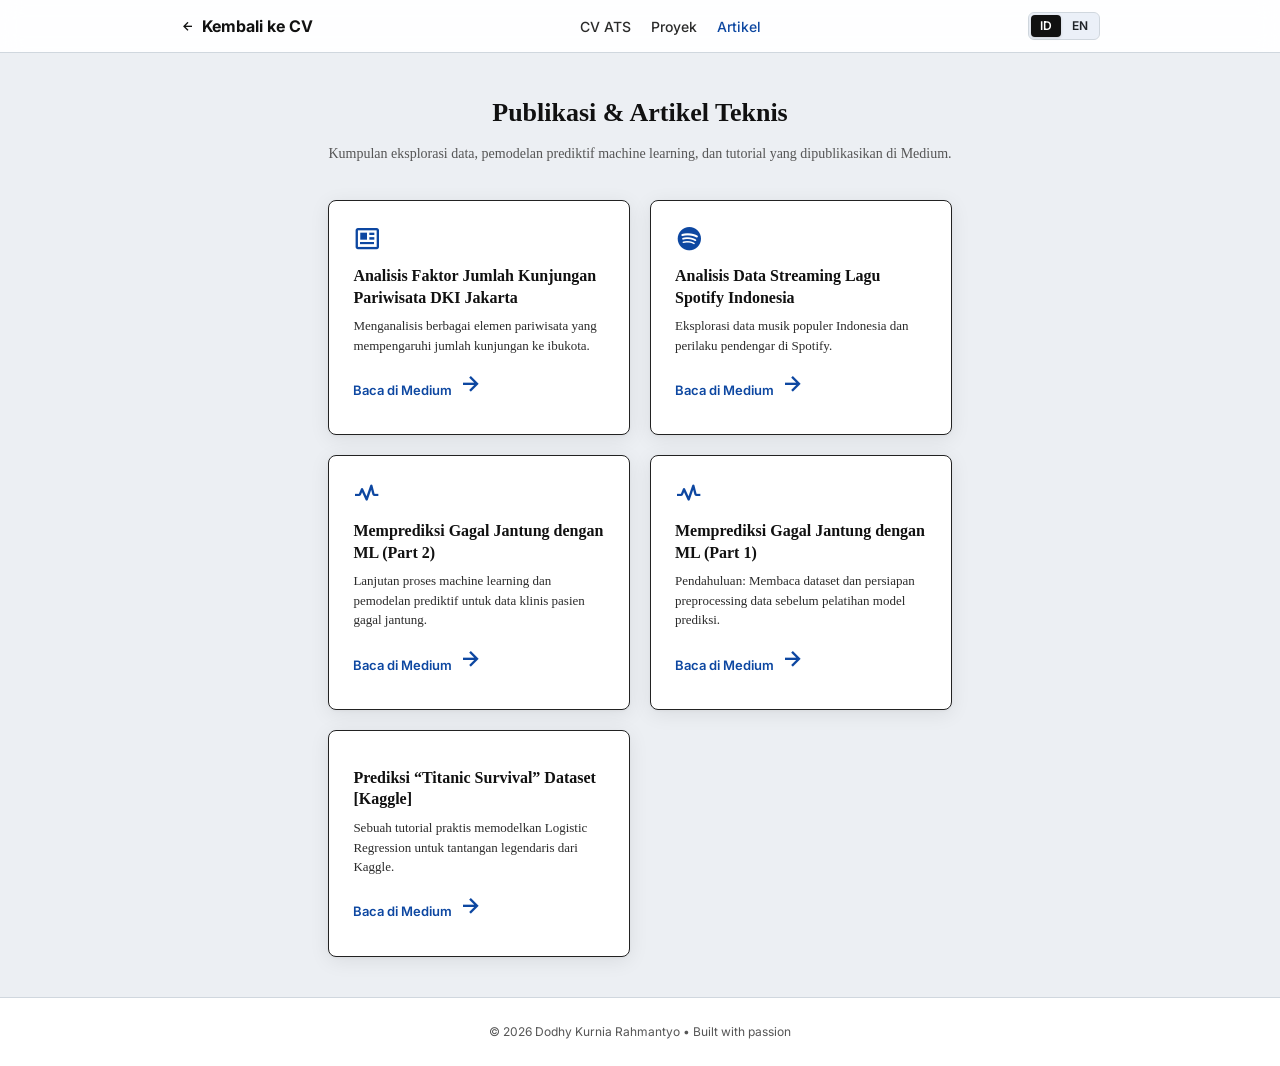
<file: articles.html>
<!DOCTYPE html>
<html lang="id">
<head>
    <meta charset="UTF-8">
    <meta name="viewport" content="width=device-width, initial-scale=1.0">
    <title data-i18n="art_doc_title">Publikasi &amp; Artikel - Dodhy Kurnia Rahmantyo</title>
    <meta name="description" content="Kumpulan artikel dan publikasi Medium oleh Dodhy Kurnia Rahmantyo seputar Data Science & Machine Learning.">
    <!-- Google Fonts -->
    <link rel="preconnect" href="https://fonts.googleapis.com">
    <link rel="preconnect" href="https://fonts.gstatic.com" crossorigin>
    <link href="https://fonts.googleapis.com/css2?family=Lora:ital,wght@0,400;0,600;0,700;1,400&family=Inter:wght@400;500;600&display=swap" rel="stylesheet">
    <!-- Boxicons for Icons -->
    <link href='https://unpkg.com/boxicons@2.1.4/css/boxicons.min.css' rel='stylesheet'>
    <!-- Custom CSS -->
    <link rel="stylesheet" href="assets/css/style.css">
</head>
<body>

    <!-- Navigation Bar -->
    <nav class="navbar">
        <div class="nav-content">
            <a href="index.html" class="logo"><i class='bx bx-left-arrow-alt'></i> <span data-i18n="nav_back">Kembali ke CV</span></a>
            <ul class="nav-links">
                <li><a href="index.html" data-i18n="nav_cv">CV ATS</a></li>
                <li><a href="projects.html" data-i18n="nav_projects">Proyek</a></li>
                <li><a href="articles.html" class="active" data-i18n="nav_articles">Artikel</a></li>
            </ul>
            <div style="display: flex; align-items: center; gap: 8px;">
                <div class="lang-switch" role="group" aria-label="Pilihan Bahasa">
                    <button type="button" class="lang-btn active" data-lang="id" id="btn-lang-id" title="Bahasa Indonesia">ID</button>
                    <button type="button" class="lang-btn" data-lang="en" id="btn-lang-en" title="English">EN</button>
                </div>
            </div>
        </div>
    </nav>

    <!-- Articles Section -->
    <main class="section" style="min-height: 80vh;">
        <div class="section-title">
            <h2 data-i18n="art_page_title">Publikasi &amp; Artikel Teknis</h2>
        </div>
        <p class="portfolio-desc" data-i18n="art_page_desc">Kumpulan eksplorasi data, pemodelan prediktif machine learning, dan tutorial yang dipublikasikan di Medium.</p>
        
        <div class="portfolio-grid">
            <a href="https://dodhykurnia.medium.com/analisis-faktor-jumlah-kunjungan-pariwisata-dki-jakarta-d2e5e7eb040" target="_blank" rel="noopener noreferrer" class="article-card">
                <div class="card-glass">
                    <i class='bx bx-news'></i>
                    <h3 data-i18n="art_1_title">Analisis Faktor Jumlah Kunjungan Pariwisata DKI Jakarta</h3>
                    <p data-i18n="art_1_desc">Menganalisis berbagai elemen pariwisata yang mempengaruhi jumlah kunjungan ke ibukota.</p>
                    <span class="view-btn"><span data-i18n="art_read_btn">Baca di Medium</span> <i class='bx bx-right-arrow-alt'></i></span>
                </div>
            </a>
            <a href="https://dodhykurnia.medium.com/analisis-data-streaming-lagu-spotify-indonesia-4-dec-11-dec-c82df17b9424" target="_blank" rel="noopener noreferrer" class="article-card">
                <div class="card-glass">
                    <i class='bx bxl-spotify'></i>
                    <h3 data-i18n="art_2_title">Analisis Data Streaming Lagu Spotify Indonesia</h3>
                    <p data-i18n="art_2_desc">Eksplorasi data musik populer Indonesia dan perilaku pendengar di Spotify.</p>
                    <span class="view-btn"><span data-i18n="art_read_btn">Baca di Medium</span> <i class='bx bx-right-arrow-alt'></i></span>
                </div>
            </a>
            <a href="https://dodhykurnia.medium.com/memprediksi-gagal-jantung-dengan-machine-learning-part-2-e9075d2bd40b" target="_blank" rel="noopener noreferrer" class="article-card">
                <div class="card-glass">
                    <i class='bx bx-pulse'></i>
                    <h3 data-i18n="art_3_title">Memprediksi Gagal Jantung dengan ML (Part 2)</h3>
                    <p data-i18n="art_3_desc">Lanjutan proses machine learning dan pemodelan prediktif untuk data klinis pasien gagal jantung.</p>
                    <span class="view-btn"><span data-i18n="art_read_btn">Baca di Medium</span> <i class='bx bx-right-arrow-alt'></i></span>
                </div>
            </a>
            <a href="https://dodhykurnia.medium.com/memprediksi-gagal-jantung-dengan-machine-learning-part-1-123f8cede0eb" target="_blank" rel="noopener noreferrer" class="article-card">
                <div class="card-glass">
                    <i class='bx bx-pulse'></i>
                    <h3 data-i18n="art_4_title">Memprediksi Gagal Jantung dengan ML (Part 1)</h3>
                    <p data-i18n="art_4_desc">Pendahuluan: Membaca dataset dan persiapan preprocessing data sebelum pelatihan model prediksi.</p>
                    <span class="view-btn"><span data-i18n="art_read_btn">Baca di Medium</span> <i class='bx bx-right-arrow-alt'></i></span>
                </div>
            </a>
            <a href="https://dodhykurnia.medium.com/prediksi-titanic-survival-dataset-kaggle-dengan-logistic-regression-733dcf080338" target="_blank" rel="noopener noreferrer" class="article-card">
                <div class="card-glass">
                    <i class='bx bx-ship'></i>
                    <h3 data-i18n="art_5_title">Prediksi “Titanic Survival” Dataset [Kaggle]</h3>
                    <p data-i18n="art_5_desc">Sebuah tutorial praktis memodelkan Logistic Regression untuk tantangan legendaris dari Kaggle.</p>
                    <span class="view-btn"><span data-i18n="art_read_btn">Baca di Medium</span> <i class='bx bx-right-arrow-alt'></i></span>
                </div>
            </a>
        </div>
    </main>

    <!-- Footer -->
    <footer>
        <div class="footer-content">
            <p data-i18n="footer_art_text">&copy; 2026 Dodhy Kurnia Rahmantyo • Built with passion</p>
        </div>
    </footer>

    <!-- Custom JS for language and theme toggle -->
    <script src="assets/js/script.js?v=3.6"></script>
</body>
</html>
</file>
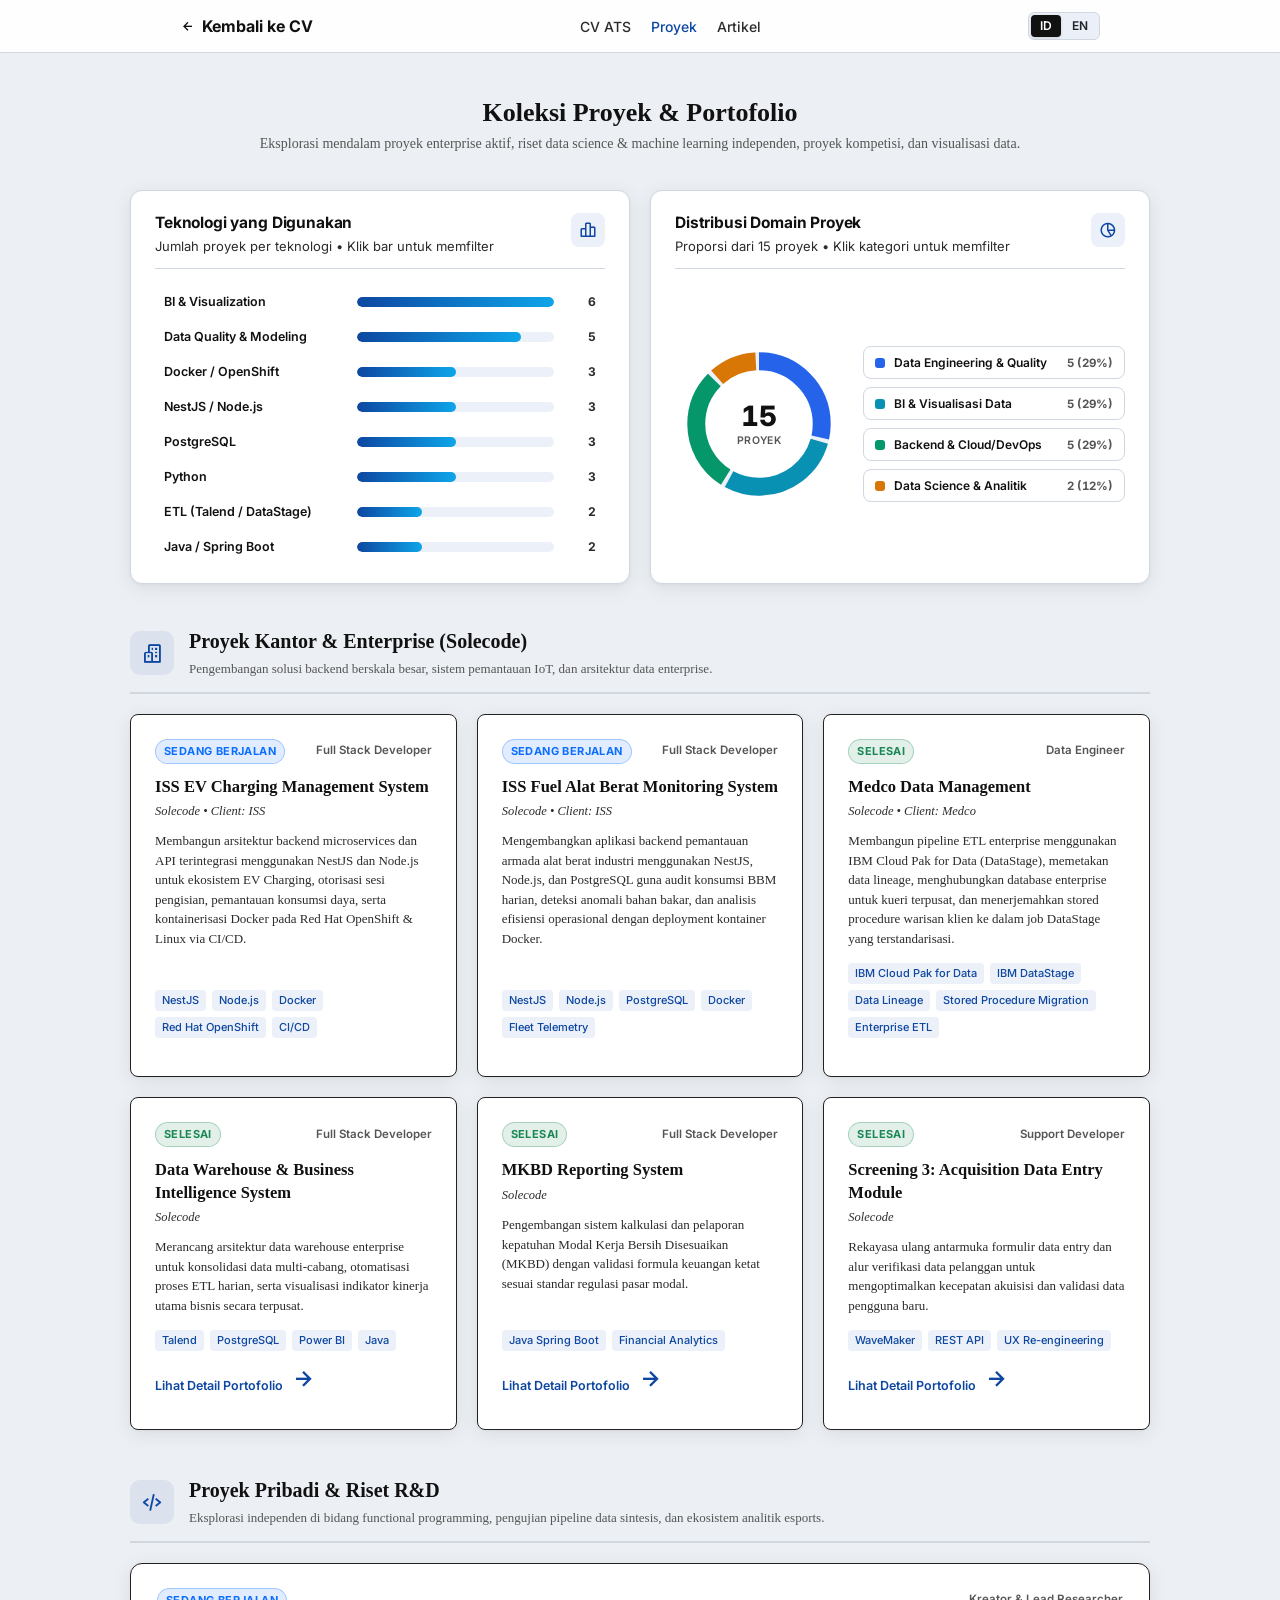
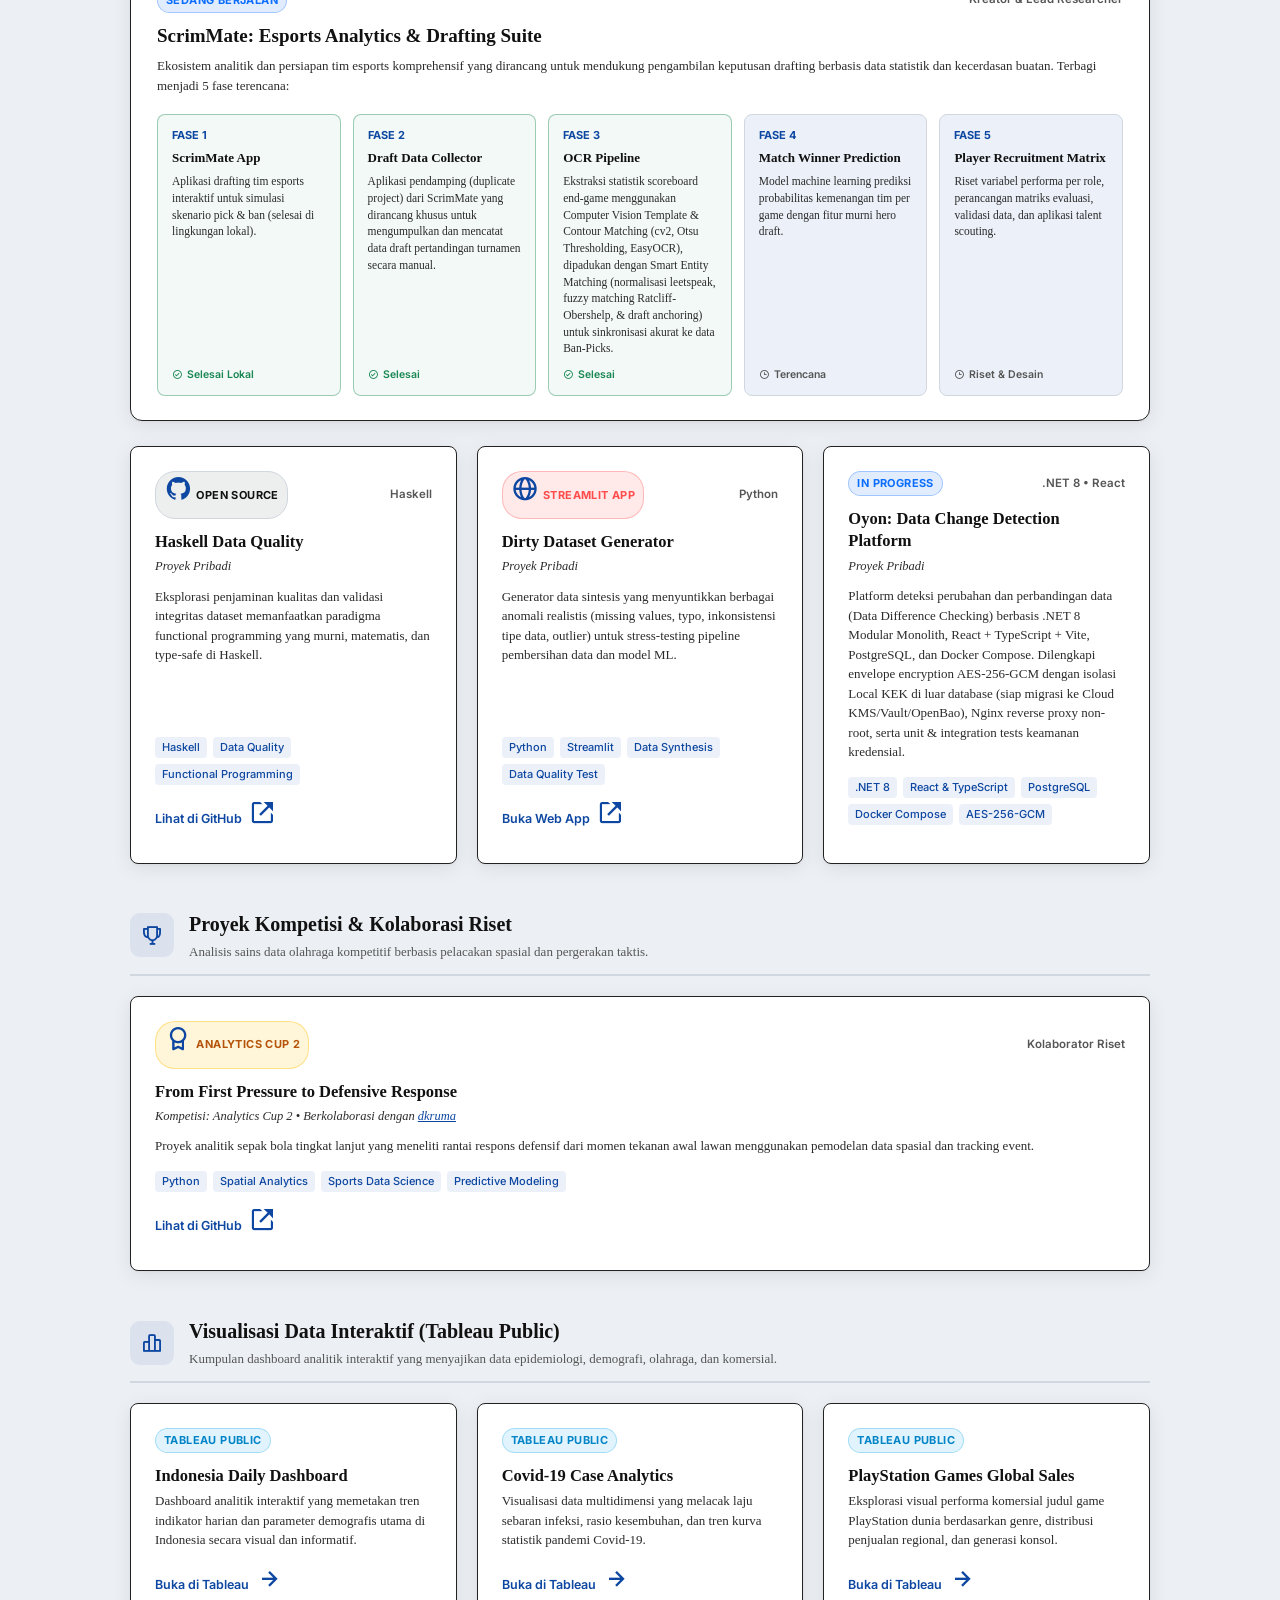
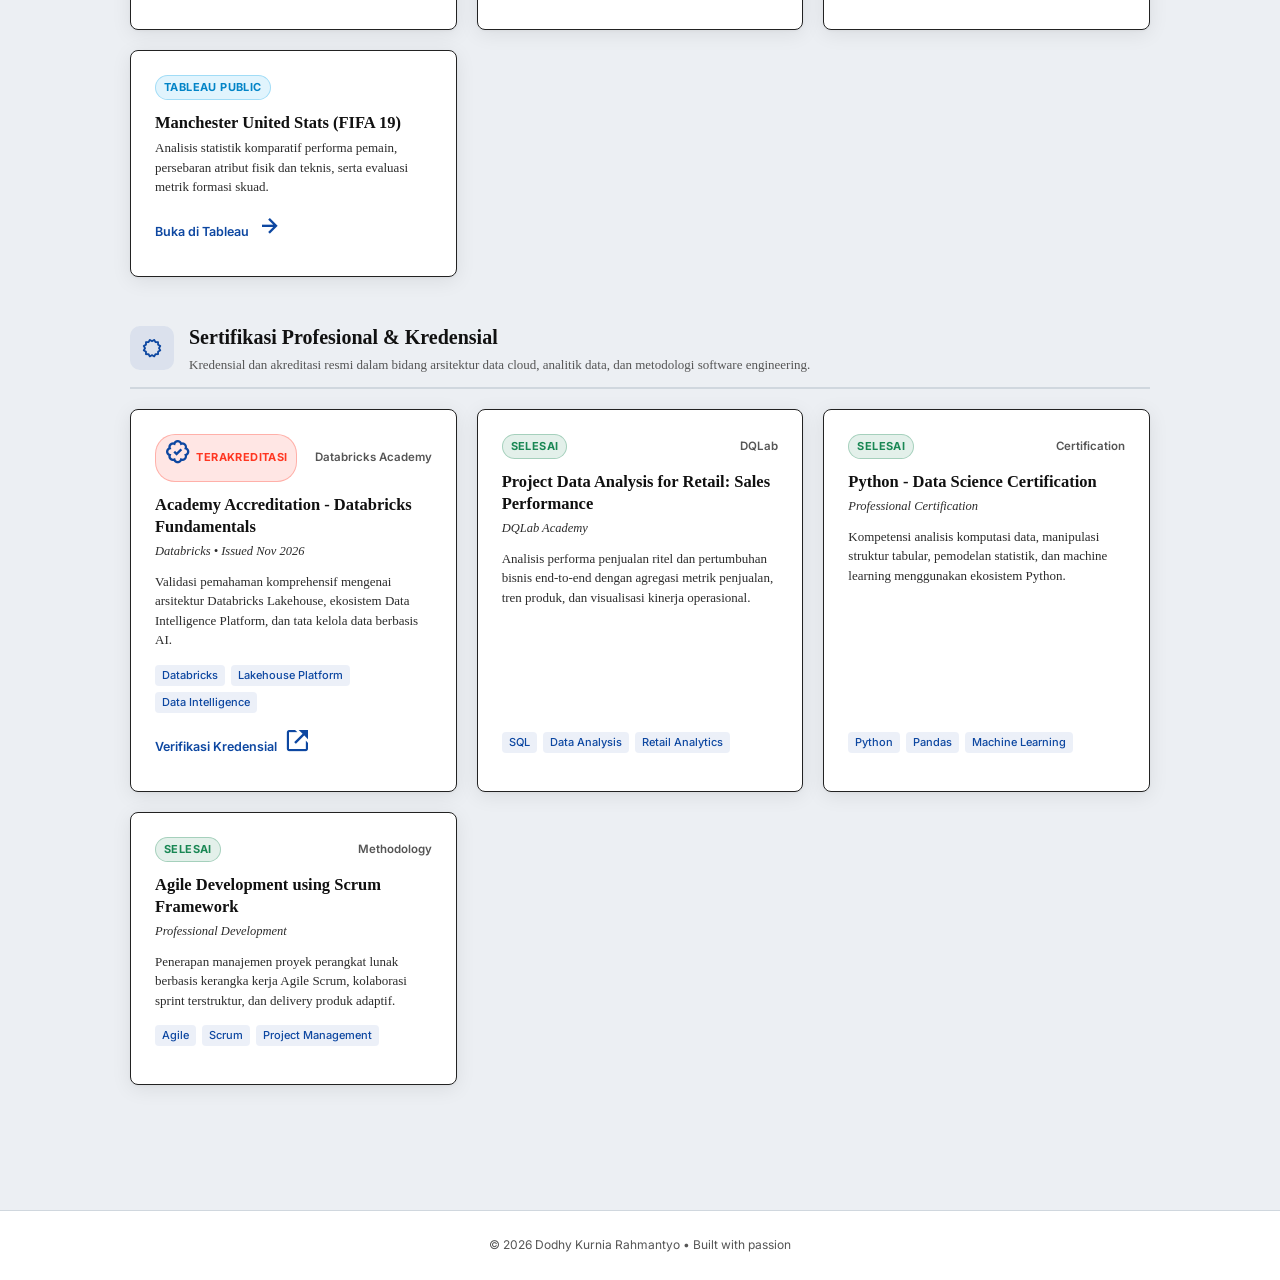
<file: projects.html>
<!DOCTYPE html>
<html lang="id">

<head>
    <meta charset="UTF-8">
    <meta name="viewport" content="width=device-width, initial-scale=1.0">
    <title data-i18n="proj_doc_title">Proyek &amp; Portofolio - Dodhy Kurnia Rahmantyo</title>
    <meta name="description" content="Koleksi proyek enterprise, proyek riset data science & machine learning pribadi, serta dashboard analitik oleh Dodhy Kurnia Rahmantyo.">

    <!-- Google Fonts -->
    <link rel="preconnect" href="https://fonts.googleapis.com">
    <link rel="preconnect" href="https://fonts.gstatic.com" crossorigin>
    <link href="https://fonts.googleapis.com/css2?family=Lora:ital,wght@0,400;0,600;0,700;1,400&family=Inter:wght@400;500;600;700&display=swap" rel="stylesheet">

    <!-- Boxicons for Icons -->
    <link href='https://unpkg.com/boxicons@2.1.4/css/boxicons.min.css' rel='stylesheet'>

    <!-- Custom CSS -->
    <link rel="stylesheet" href="assets/css/style.css">
</head>

<body>

    <!-- Navigation Bar -->
    <nav class="navbar">
        <div class="nav-content">
            <a href="index.html" class="logo">
                <i class='bx bx-left-arrow-alt'></i> <span data-i18n="nav_back">Kembali ke CV</span>
            </a>
            <ul class="nav-links">
                <li><a href="index.html" data-i18n="nav_cv">CV ATS</a></li>
                <li><a href="projects.html" class="active" data-i18n="nav_projects">Proyek</a></li>
                <li><a href="articles.html" data-i18n="nav_articles">Artikel</a></li>
            </ul>
            <div class="lang-switch" role="group" aria-label="Pilihan Bahasa">
                <button type="button" class="lang-btn active" data-lang="id" id="btn-lang-id" title="Bahasa Indonesia">ID</button>
                <button type="button" class="lang-btn" data-lang="en" id="btn-lang-en" title="English">EN</button>
            </div>
        </div>
    </nav>

    <!-- Main Content -->
    <main class="section projects-page-container">
        <!-- Page Header -->
        <header class="section-title">
            <h2 data-i18n="proj_page_heading">Koleksi Proyek &amp; Portofolio</h2>
            <p class="portfolio-desc" data-i18n="proj_page_subheading">
                Eksplorasi mendalam proyek enterprise aktif, riset data science &amp; machine learning independen, proyek kompetisi, dan visualisasi data.
            </p>
        </header>

        <!-- Interactive Tech Stack & Domain Analytics -->
        <section class="skills-analytics-section" aria-label="Ringkasan Teknologi dan Domain Proyek">
            <div class="analytics-grid">
                <!-- Horizontal Bar Chart Card -->
                <div class="card-glass analytics-card">
                    <div class="analytics-card-header">
                        <div>
                            <h3 data-i18n="analytics_tech_title">Teknologi yang Digunakan</h3>
                            <p class="analytics-subtitle" data-i18n="analytics_tech_sub">Jumlah proyek per teknologi • Klik bar untuk memfilter</p>
                        </div>
                        <i class='bx bx-bar-chart-alt-2 analytics-header-icon'></i>
                    </div>
                    <div id="tech-bar-chart" class="bar-chart-list" role="list"></div>
                </div>

                <!-- Donut Chart Card -->
                <div class="card-glass analytics-card">
                    <div class="analytics-card-header">
                        <div>
                            <h3 data-i18n="analytics_domain_title">Distribusi Domain Proyek</h3>
                            <p class="analytics-subtitle" data-i18n="analytics_domain_sub">Proporsi dari 15 proyek • Klik kategori untuk memfilter</p>
                        </div>
                        <i class='bx bx-pie-chart-alt-2 analytics-header-icon'></i>
                    </div>
                    <div class="donut-layout">
                        <div class="donut-wrapper" id="domain-donut-chart"></div>
                        <div class="donut-legend" id="domain-donut-legend" role="list"></div>
                    </div>
                </div>
            </div>

            <!-- Active Filter Bar -->
            <div id="project-filter-bar" class="filter-status-bar" hidden>
                <span class="filter-status-text">
                    <i class='bx bx-filter-alt'></i>
                    <span data-i18n="analytics_filter_prefix">Menampilkan proyek untuk:</span>
                    <strong id="active-filter-label"></strong>
                    <span id="active-filter-count" class="filter-count-pill"></span>
                </span>
                <button type="button" id="reset-project-filter" class="filter-reset-btn">
                    <i class='bx bx-x'></i> <span data-i18n="analytics_filter_reset">Tampilkan Semua</span>
                </button>
            </div>
        </section>

        <!-- Category 1: Enterprise & Office Projects (Solecode) -->
        <section class="project-category-block">
            <div class="category-header">
                <div class="category-icon"><i class='bx bx-buildings'></i></div>
                <div>
                    <h3 data-i18n="cat_enterprise_title">Proyek Kantor &amp; Enterprise (Solecode)</h3>
                    <p class="category-subtitle" data-i18n="cat_enterprise_desc">Pengembangan solusi backend berskala besar, sistem pemantauan IoT, dan arsitektur data enterprise.</p>
                </div>
            </div>

            <div class="portfolio-grid">
                <!-- ISS EV Charging -->
                <article class="project-showcase-card" data-project-item data-domain="backend" data-tech="NestJS / Node.js|Docker / OpenShift">
                    <div class="card-glass">
                        <div class="card-top">
                            <span class="status-badge badge-ongoing" data-i18n="badge_ongoing">Sedang Berjalan</span>
                            <span class="role-pill" data-i18n="role_fullstack">Full Stack Developer</span>
                        </div>
                        <h4 class="card-title">ISS EV Charging Management System</h4>
                        <div class="card-company">Solecode • Client: ISS</div>
                        <p class="card-desc" data-i18n="proj_ev_desc">
                            Membangun sistem aplikasi backend dan antarmuka terintegrasi untuk manajemen ekosistem stasiun pengisian daya kendaraan listrik (Electric Vehicle Charging), otorisasi sesi pengisian, dan monitoring konsumsi daya secara real-time.
                        </p>
                        <div class="card-tech-tags">
                            <span class="tech-tag">NestJS</span>
                            <span class="tech-tag">Node.js</span>
                            <span class="tech-tag">Docker</span>
                            <span class="tech-tag">Red Hat OpenShift</span>
                            <span class="tech-tag">CI/CD</span>
                        </div>
                    </div>
                </article>

                <!-- ISS Fuel Alat Berat -->
                <article class="project-showcase-card" data-project-item data-domain="backend" data-tech="NestJS / Node.js|PostgreSQL|Docker / OpenShift">
                    <div class="card-glass">
                        <div class="card-top">
                            <span class="status-badge badge-ongoing" data-i18n="badge_ongoing">Sedang Berjalan</span>
                            <span class="role-pill" data-i18n="role_fullstack">Full Stack Developer</span>
                        </div>
                        <h4 class="card-title">ISS Fuel Alat Berat Monitoring System</h4>
                        <div class="card-company">Solecode • Client: ISS</div>
                        <p class="card-desc" data-i18n="proj_fuel_desc">
                            Mengembangkan aplikasi pemantauan dan pengelolaan distribusi bahan bakar armada kendaraan berat industri guna mencegah anomali konsumsi BBM, audit penggunaan harian, dan kalkulasi efisiensi operasional.
                        </p>
                        <div class="card-tech-tags">
                            <span class="tech-tag">NestJS</span>
                            <span class="tech-tag">Node.js</span>
                            <span class="tech-tag">PostgreSQL</span>
                            <span class="tech-tag">Docker</span>
                            <span class="tech-tag">Fleet Telemetry</span>
                        </div>
                    </div>
                </article>

                <!-- Medco Data Management -->
                <article class="project-showcase-card" data-project-item data-domain="data_eng" data-tech="ETL (Talend / DataStage)|Data Quality &amp; Modeling">
                    <div class="card-glass">
                        <div class="card-top">
                            <span class="status-badge badge-completed" data-i18n="badge_completed">Selesai</span>
                            <span class="role-pill" data-i18n="role_data_eng">Data Engineer</span>
                        </div>
                        <h4 class="card-title">Medco Data Management</h4>
                        <div class="card-company">Solecode • Client: Medco</div>
                        <p class="card-desc" data-i18n="proj_medco_desc">
                            Mengimplementasikan tata kelola data (data governance), integrasi multi-sumber data, dan otomatisasi alur pipeline data enterprise menggunakan ekosistem IBM Cloud Pak for Data untuk menghasilkan sumber data terpadu yang siap analitik.
                        </p>
                        <div class="card-tech-tags">
                            <span class="tech-tag">IBM Cloud Pak for Data</span>
                            <span class="tech-tag">IBM DataStage</span>
                            <span class="tech-tag">Data Lineage</span>
                            <span class="tech-tag">Stored Procedure Migration</span>
                            <span class="tech-tag">Enterprise ETL</span>
                        </div>
                    </div>
                </article>

                <!-- Data Warehouse & BI System -->
                <article class="project-showcase-card" data-project-item data-domain="data_eng|bi_viz" data-tech="ETL (Talend / DataStage)|PostgreSQL|Java / Spring Boot|BI &amp; Visualization">
                    <div class="card-glass">
                        <div class="card-top">
                            <span class="status-badge badge-completed" data-i18n="badge_completed">Selesai</span>
                            <span class="role-pill" data-i18n="role_fullstack">Full Stack Developer</span>
                        </div>
                        <h4 class="card-title">Data Warehouse &amp; Business Intelligence System</h4>
                        <div class="card-company">Solecode</div>
                        <p class="card-desc" data-i18n="proj_dw_desc">
                            Merancang arsitektur data warehouse enterprise untuk konsolidasi data multi-cabang, otomatisasi proses ETL harian, serta visualisasi indikator kinerja utama bisnis secara terpusat.
                        </p>
                        <div class="card-tech-tags">
                            <span class="tech-tag">Talend</span>
                            <span class="tech-tag">PostgreSQL</span>
                            <span class="tech-tag">Power BI</span>
                            <span class="tech-tag">Java</span>
                        </div>
                        <a href="https://portfolio.solecode.id/portfolio/data-warehouse-and-business-intelligence-system" target="_blank" rel="noopener noreferrer" class="card-action-btn">
                            <span data-i18n="btn_view_portfolio">Lihat Detail Portofolio</span> <i class='bx bx-right-arrow-alt'></i>
                        </a>
                    </div>
                </article>

                <!-- MKBD Reporting System -->
                <article class="project-showcase-card" data-project-item data-domain="backend" data-tech="Java / Spring Boot|BI &amp; Visualization">
                    <div class="card-glass">
                        <div class="card-top">
                            <span class="status-badge badge-completed" data-i18n="badge_completed">Selesai</span>
                            <span class="role-pill" data-i18n="role_fullstack">Full Stack Developer</span>
                        </div>
                        <h4 class="card-title">MKBD Reporting System</h4>
                        <div class="card-company">Solecode</div>
                        <p class="card-desc" data-i18n="proj_mkbd_desc">
                            Pengembangan sistem kalkulasi dan pelaporan kepatuhan Modal Kerja Bersih Disesuaikan (MKBD) dengan validasi formula keuangan ketat sesuai standar regulasi pasar modal.
                        </p>
                        <div class="card-tech-tags">
                            <span class="tech-tag">Java Spring Boot</span>
                            <span class="tech-tag">Financial Analytics</span>
                        </div>
                        <a href="https://portfolio.solecode.id/portfolio/mkbd-reporting-system" target="_blank" rel="noopener noreferrer" class="card-action-btn">
                            <span data-i18n="btn_view_portfolio">Lihat Detail Portofolio</span> <i class='bx bx-right-arrow-alt'></i>
                        </a>
                    </div>
                </article>

                <!-- Screening 3 -->
                <article class="project-showcase-card" data-project-item data-domain="backend" data-tech="REST API / Integration">
                    <div class="card-glass">
                        <div class="card-top">
                            <span class="status-badge badge-completed" data-i18n="badge_completed">Selesai</span>
                            <span class="role-pill" data-i18n="role_support">Support Developer</span>
                        </div>
                        <h4 class="card-title">Screening 3: Acquisition Data Entry Module</h4>
                        <div class="card-company">Solecode</div>
                        <p class="card-desc" data-i18n="proj_screen_desc">
                            Rekayasa ulang antarmuka formulir data entry dan alur verifikasi data pelanggan untuk mengoptimalkan kecepatan akuisisi dan validasi data pengguna baru.
                        </p>
                        <div class="card-tech-tags">
                            <span class="tech-tag">WaveMaker</span>
                            <span class="tech-tag">REST API</span>
                            <span class="tech-tag">UX Re-engineering</span>
                        </div>
                        <a href="https://portfolio.solecode.id/portfolio/screening-3-re-engineering-acquisition-full-data-entry-module" target="_blank" rel="noopener noreferrer" class="card-action-btn">
                            <span data-i18n="btn_view_portfolio">Lihat Detail Portofolio</span> <i class='bx bx-right-arrow-alt'></i>
                        </a>
                    </div>
                </article>
            </div>
        </section>

        <!-- Category 2: Personal Projects & Esports Analytics Roadmap -->
        <section class="project-category-block">
            <div class="category-header">
                <div class="category-icon"><i class='bx bx-code-alt'></i></div>
                <div>
                    <h3 data-i18n="cat_personal_title">Proyek Pribadi &amp; Riset R&amp;D</h3>
                    <p class="category-subtitle" data-i18n="cat_personal_desc">Eksplorasi independen di bidang functional programming, pengujian pipeline data sintesis, dan ekosistem analitik esports.</p>
                </div>
            </div>

            <!-- ScrimMate Suite: Feature Showcase with Roadmap -->
            <article class="scrimmate-hero-card" data-project-item data-domain="data_sci" data-tech="Python|NestJS / Node.js|Data Quality &amp; Modeling">
                <div class="scrimmate-header">
                    <div class="scrimmate-meta">
                        <span class="status-badge badge-ongoing" data-i18n="badge_ongoing">Sedang Berjalan</span>
                        <span class="role-pill" data-i18n="role_creator">Kreator &amp; Lead Researcher</span>
                    </div>
                    <h4>ScrimMate: Esports Analytics &amp; Drafting Suite</h4>
                    <p class="scrimmate-intro" data-i18n="scrimmate_intro">
                        Ekosistem analitik dan persiapan tim esports komprehensif yang dirancang untuk mendukung pengambilan keputusan drafting berbasis data statistik dan kecerdasan buatan. Terbagi menjadi 5 fase terencana:
                    </p>
                </div>

                <div class="roadmap-grid">
                    <div class="roadmap-item completed-phase">
                        <div class="phase-number" data-i18n="phase_1_tag">Fase 1</div>
                        <h5>ScrimMate App</h5>
                        <p data-i18n="phase_1_desc">Aplikasi drafting tim esports interaktif untuk simulasi skenario pick &amp; ban (selesai di lingkungan lokal).</p>
                        <span class="phase-status phase-status-done"><i class='bx bx-check-circle'></i> <span data-i18n="phase_status_local">Selesai Lokal</span></span>
                    </div>

                    <div class="roadmap-item completed-phase">
                        <div class="phase-number" data-i18n="phase_2_tag">Fase 2</div>
                        <h5>Draft Data Collector</h5>
                        <p data-i18n="phase_2_desc">Aplikasi pendamping (duplicate project) dari ScrimMate yang dirancang khusus untuk mengumpulkan dan mencatat data draft pertandingan turnamen secara manual.</p>
                        <span class="phase-status phase-status-done"><i class='bx bx-check-circle'></i> <span data-i18n="phase_status_done">Selesai</span></span>
                    </div>

                    <div class="roadmap-item completed-phase">
                        <div class="phase-number" data-i18n="phase_3_tag">Fase 3</div>
                        <h5>OCR Pipeline</h5>
                        <p data-i18n="phase_3_desc">Ekstraksi statistik scoreboard end-game menggunakan Computer Vision Template &amp; Contour Matching (cv2, Otsu Thresholding, EasyOCR), dipadukan dengan Smart Entity Matching (normalisasi leetspeak, fuzzy matching Ratcliff-Obershelp, &amp; draft anchoring) untuk sinkronisasi akurat ke data Ban-Picks.</p>
                        <span class="phase-status phase-status-done"><i class='bx bx-check-circle'></i> <span data-i18n="phase_status_done">Selesai</span></span>
                    </div>

                    <div class="roadmap-item">
                        <div class="phase-number" data-i18n="phase_4_tag">Fase 4</div>
                        <h5>Match Winner Prediction</h5>
                        <p data-i18n="phase_4_desc">Model machine learning prediksi probabilitas kemenangan tim per game dengan fitur murni hero draft.</p>
                        <span class="phase-status phase-status-plan"><i class='bx bx-time'></i> <span data-i18n="phase_status_plan">Terencana</span></span>
                    </div>

                    <div class="roadmap-item">
                        <div class="phase-number" data-i18n="phase_5_tag">Fase 5</div>
                        <h5>Player Recruitment Matrix</h5>
                        <p data-i18n="phase_5_desc">Riset variabel performa per role, perancangan matriks evaluasi, validasi data, dan aplikasi talent scouting.</p>
                        <span class="phase-status phase-status-plan"><i class='bx bx-time'></i> <span data-i18n="phase_status_research">Riset &amp; Desain</span></span>
                    </div>
                </div>
            </article>

            <div class="portfolio-grid" style="margin-top: 25px;">
                <!-- Haskell Data Quality -->
                <article class="project-showcase-card" data-project-item data-domain="data_eng" data-tech="Haskell|Data Quality &amp; Modeling">
                    <div class="card-glass">
                        <div class="card-top">
                            <span class="status-badge badge-github"><i class='bx bxl-github'></i> <span data-i18n="badge_opensource">Open Source</span></span>
                            <span class="role-pill">Haskell</span>
                        </div>
                        <h4 class="card-title">Haskell Data Quality</h4>
                        <div class="card-company" data-i18n="company_personal">Proyek Pribadi</div>
                        <p class="card-desc" data-i18n="proj_haskell_desc">
                            Eksplorasi penjaminan kualitas dan validasi integritas dataset memanfaatkan paradigma functional programming yang murni, matematis, dan type-safe di Haskell.
                        </p>
                        <div class="card-tech-tags">
                            <span class="tech-tag">Haskell</span>
                            <span class="tech-tag">Data Quality</span>
                            <span class="tech-tag">Functional Programming</span>
                        </div>
                        <a href="https://github.com/dodhyk/haskell-data-quality" target="_blank" rel="noopener noreferrer" class="card-action-btn">
                            <span data-i18n="btn_view_github">Lihat di GitHub</span> <i class='bx bx-link-external'></i>
                        </a>
                    </div>
                </article>

                <!-- Dirty Dataset Generator -->
                <article class="project-showcase-card" data-project-item data-domain="data_eng" data-tech="Python|Data Quality &amp; Modeling">
                    <div class="card-glass">
                        <div class="card-top">
                            <span class="status-badge badge-streamlit"><i class='bx bx-globe'></i> <span data-i18n="badge_streamlit">Streamlit App</span></span>
                            <span class="role-pill">Python</span>
                        </div>
                        <h4 class="card-title">Dirty Dataset Generator</h4>
                        <div class="card-company" data-i18n="company_personal">Proyek Pribadi</div>
                        <p class="card-desc" data-i18n="proj_dirty_desc">
                            Generator data sintesis yang menyuntikkan berbagai anomali realistis (missing values, typo, inkonsistensi tipe data, outlier) untuk stress-testing pipeline pembersihan data dan model ML.
                        </p>
                        <div class="card-tech-tags">
                            <span class="tech-tag">Python</span>
                            <span class="tech-tag">Streamlit</span>
                            <span class="tech-tag">Data Synthesis</span>
                            <span class="tech-tag">Data Quality Test</span>
                        </div>
                        <a href="https://dirty-dataset-generator.streamlit.app/" target="_blank" rel="noopener noreferrer" class="card-action-btn">
                            <span data-i18n="btn_view_app">Buka Web App</span> <i class='bx bx-link-external'></i>
                        </a>
                    </div>
                </article>

                <!-- Oyon Data Change Detection -->
                <article class="project-showcase-card" data-project-item data-domain="data_eng|backend" data-tech="PostgreSQL|Docker / OpenShift|Data Quality &amp; Modeling|.NET 8">
                    <div class="card-glass">
                        <div class="card-top">
                            <span class="status-badge badge-ongoing" data-i18n="badge_in_progress">In Progress</span>
                            <span class="role-pill">.NET 8 • React</span>
                        </div>
                        <h4 class="card-title">Oyon: Data Change Detection Platform</h4>
                        <div class="card-company" data-i18n="company_personal">Proyek Pribadi</div>
                        <p class="card-desc" data-i18n="proj_oyon_desc">
                            Platform deteksi perubahan dan perbandingan data (Data Difference Checking) berbasis .NET 8 Modular Monolith, React + TypeScript + Vite, PostgreSQL, dan Docker Compose. Dilengkapi envelope encryption AES-256-GCM dengan isolasi Local KEK di luar database (siap migrasi ke Cloud KMS/Vault/OpenBao), Nginx reverse proxy non-root, serta unit &amp; integration tests keamanan kredensial.
                        </p>
                        <div class="card-tech-tags">
                            <span class="tech-tag">.NET 8</span>
                            <span class="tech-tag">React &amp; TypeScript</span>
                            <span class="tech-tag">PostgreSQL</span>
                            <span class="tech-tag">Docker Compose</span>
                            <span class="tech-tag">AES-256-GCM</span>
                        </div>
                    </div>
                </article>
            </div>
        </section>

        <!-- Category 3: Competition & Research Collaboration -->
        <section class="project-category-block">
            <div class="category-header">
                <div class="category-icon"><i class='bx bx-trophy'></i></div>
                <div>
                    <h3 data-i18n="cat_competition_title">Proyek Kompetisi &amp; Kolaborasi Riset</h3>
                    <p class="category-subtitle" data-i18n="cat_competition_desc">Analisis sains data olahraga kompetitif berbasis pelacakan spasial dan pergerakan taktis.</p>
                </div>
            </div>

            <div class="portfolio-grid">
                <!-- Analytics Cup 2 -->
                <article class="project-showcase-card full-width-card" data-project-item data-domain="data_sci" data-tech="Python">
                    <div class="card-glass">
                        <div class="card-top">
                            <span class="status-badge badge-trophy"><i class='bx bx-award'></i> Analytics Cup 2</span>
                            <span class="role-pill" data-i18n="role_collab">Kolaborator Riset</span>
                        </div>
                        <h4 class="card-title">From First Pressure to Defensive Response</h4>
                        <div class="card-company" data-i18n="proj_cup_company">
                            Kompetisi: Analytics Cup 2 • Berkolaborasi dengan <a href="https://github.com/dkruma/dkruma.github.io" target="_blank" rel="noopener noreferrer" style="color: var(--link-color); text-decoration: underline;">dkruma</a>
                        </div>
                        <p class="card-desc" data-i18n="proj_cup_desc">
                            Proyek analitik sepak bola tingkat lanjut yang meneliti bagaimana sebuah momen tekanan awal (first pressure) memicu rantai respons defensif dari formasi tim lawan, dimodelkan menggunakan data event dan tracking spasial presisi tinggi.
                        </p>
                        <div class="card-tech-tags">
                            <span class="tech-tag">Python</span>
                            <span class="tech-tag">Spatial Analytics</span>
                            <span class="tech-tag">Sports Data Science</span>
                            <span class="tech-tag">Predictive Modeling</span>
                        </div>
                        <a href="https://github.com/dodhyk/from-first-pressure-to-defensive-response" target="_blank" rel="noopener noreferrer" class="card-action-btn">
                            <span data-i18n="btn_view_github">Lihat Repositori Analisis</span> <i class='bx bx-link-external'></i>
                        </a>
                    </div>
                </article>
            </div>
        </section>

        <!-- Category 4: Interactive Data Visualizations (Tableau Public) -->
        <section class="project-category-block">
            <div class="category-header">
                <div class="category-icon"><i class='bx bx-bar-chart-alt-2'></i></div>
                <div>
                    <h3 data-i18n="cat_tableau_title">Visualisasi Data Interaktif (Tableau Public)</h3>
                    <p class="category-subtitle" data-i18n="cat_tableau_desc">Kumpulan dashboard analitik interaktif yang menyajikan data epidemiologi, demografi, olahraga, dan komersial.</p>
                </div>
            </div>

            <div class="portfolio-grid">
                <article class="project-showcase-card" data-project-item data-domain="bi_viz" data-tech="BI &amp; Visualization">
                    <div class="card-glass">
                        <div class="card-top">
                            <span class="status-badge badge-tableau">Tableau Public</span>
                        </div>
                        <h4 class="card-title">Indonesia Daily Dashboard</h4>
                        <p class="card-desc" data-i18n="tab_desc_daily">Dashboard analitik interaktif yang memetakan tren indikator harian dan parameter demografis utama di Indonesia secara visual dan informatif.</p>
                        <a href="https://public.tableau.com/app/profile/dodhyk/viz/IndonesiaDailyDashboard/Dashboard1" target="_blank" rel="noopener noreferrer" class="card-action-btn">
                            <span data-i18n="btn_view_tableau">Buka di Tableau</span> <i class='bx bx-right-arrow-alt'></i>
                        </a>
                    </div>
                </article>

                <article class="project-showcase-card" data-project-item data-domain="bi_viz" data-tech="BI &amp; Visualization">
                    <div class="card-glass">
                        <div class="card-top">
                            <span class="status-badge badge-tableau">Tableau Public</span>
                        </div>
                        <h4 class="card-title">Covid-19 Case Analytics</h4>
                        <p class="card-desc" data-i18n="tab_desc_covid">Visualisasi data multidimensi yang melacak laju sebaran infeksi, rasio kesembuhan, dan tren kurva statistik pandemi Covid-19.</p>
                        <a href="https://public.tableau.com/app/profile/dodhyk/viz/Covid-19Case_16403500115720/Dashboard1" target="_blank" rel="noopener noreferrer" class="card-action-btn">
                            <span data-i18n="btn_view_tableau">Buka di Tableau</span> <i class='bx bx-right-arrow-alt'></i>
                        </a>
                    </div>
                </article>

                <article class="project-showcase-card" data-project-item data-domain="bi_viz" data-tech="BI &amp; Visualization">
                    <div class="card-glass">
                        <div class="card-top">
                            <span class="status-badge badge-tableau">Tableau Public</span>
                        </div>
                        <h4 class="card-title">PlayStation Games Global Sales</h4>
                        <p class="card-desc" data-i18n="tab_desc_games">Eksplorasi visual performa komersial judul game PlayStation dunia berdasarkan genre, distribusi penjualan regional, dan generasi konsol.</p>
                        <a href="https://public.tableau.com/app/profile/dodhyk/viz/PlaystationGamesStatisticGlobalSales/Dashboard1" target="_blank" rel="noopener noreferrer" class="card-action-btn">
                            <span data-i18n="btn_view_tableau">Buka di Tableau</span> <i class='bx bx-right-arrow-alt'></i>
                        </a>
                    </div>
                </article>

                <article class="project-showcase-card" data-project-item data-domain="bi_viz" data-tech="BI &amp; Visualization">
                    <div class="card-glass">
                        <div class="card-top">
                            <span class="status-badge badge-tableau">Tableau Public</span>
                        </div>
                        <h4 class="card-title">Manchester United Stats (FIFA 19)</h4>
                        <p class="card-desc" data-i18n="tab_desc_mu">Analisis statistik komparatif performa pemain, persebaran atribut fisik dan teknis, serta evaluasi metrik formasi skuad.</p>
                        <a href="https://public.tableau.com/app/profile/dodhyk/viz/ManchesterUnitedStatisticDashboardFifa19/Dashboard2" target="_blank" rel="noopener noreferrer" class="card-action-btn">
                            <span data-i18n="btn_view_tableau">Buka di Tableau</span> <i class='bx bx-right-arrow-alt'></i>
                        </a>
                    </div>
                </article>
            </div>
        </section>

        <!-- Category 5: Professional Certifications & Credentials -->
        <section class="project-category-block" data-static-category="true">
            <div class="category-header">
                <div class="category-icon"><i class='bx bx-certification'></i></div>
                <div>
                    <h3 data-i18n="cat_certs_title">Sertifikasi Profesional &amp; Kredensial</h3>
                    <p class="category-subtitle" data-i18n="cat_certs_desc">Kredensial dan akreditasi resmi dalam bidang arsitektur data cloud, analitik data, dan metodologi software engineering.</p>
                </div>
            </div>

            <div class="portfolio-grid">
                <!-- Databricks Fundamentals -->
                <article class="project-showcase-card">
                    <div class="card-glass">
                        <div class="card-top">
                            <span class="status-badge badge-databricks"><i class='bx bx-badge-check'></i> <span data-i18n="badge_accredited">Terakreditasi</span></span>
                            <span class="role-pill">Databricks Academy</span>
                        </div>
                        <h4 class="card-title">Academy Accreditation - Databricks Fundamentals</h4>
                        <div class="card-company">Databricks • Issued Nov 2026</div>
                        <p class="card-desc" data-i18n="cert_dbx_desc">
                            Validasi pemahaman komprehensif mengenai arsitektur Databricks Lakehouse, ekosistem Data Intelligence Platform, dan tata kelola data berbasis AI.
                        </p>
                        <div class="card-tech-tags">
                            <span class="tech-tag">Databricks</span>
                            <span class="tech-tag">Lakehouse Platform</span>
                            <span class="tech-tag">Data Intelligence</span>
                        </div>
                        <a href="https://credentials.databricks.com/4788af55-bb4e-45d6-b2fd-d914f35d0d16" target="_blank" rel="noopener noreferrer" class="card-action-btn">
                            <span data-i18n="btn_view_cert">Verifikasi Kredensial</span> <i class='bx bx-link-external'></i>
                        </a>
                    </div>
                </article>

                <!-- DQLab Sales Analysis -->
                <article class="project-showcase-card">
                    <div class="card-glass">
                        <div class="card-top">
                            <span class="status-badge badge-completed" data-i18n="badge_completed">Selesai</span>
                            <span class="role-pill">DQLab</span>
                        </div>
                        <h4 class="card-title">Project Data Analysis for Retail: Sales Performance</h4>
                        <div class="card-company">DQLab Academy</div>
                        <p class="card-desc" data-i18n="cert_dqlab_desc">
                            Analisis performa penjualan ritel dan pertumbuhan bisnis end-to-end dengan agregasi metrik penjualan, tren produk, dan visualisasi kinerja operasional.
                        </p>
                        <div class="card-tech-tags">
                            <span class="tech-tag">SQL</span>
                            <span class="tech-tag">Data Analysis</span>
                            <span class="tech-tag">Retail Analytics</span>
                        </div>
                    </div>
                </article>

                <!-- Python Data Science -->
                <article class="project-showcase-card">
                    <div class="card-glass">
                        <div class="card-top">
                            <span class="status-badge badge-completed" data-i18n="badge_completed">Selesai</span>
                            <span class="role-pill">Certification</span>
                        </div>
                        <h4 class="card-title">Python - Data Science Certification</h4>
                        <div class="card-company">Professional Certification</div>
                        <p class="card-desc" data-i18n="cert_python_desc">
                            Kompetensi analisis komputasi data, manipulasi struktur tabular, pemodelan statistik, dan machine learning menggunakan ekosistem Python.
                        </p>
                        <div class="card-tech-tags">
                            <span class="tech-tag">Python</span>
                            <span class="tech-tag">Pandas</span>
                            <span class="tech-tag">Machine Learning</span>
                        </div>
                    </div>
                </article>

                <!-- Agile Scrum -->
                <article class="project-showcase-card">
                    <div class="card-glass">
                        <div class="card-top">
                            <span class="status-badge badge-completed" data-i18n="badge_completed">Selesai</span>
                            <span class="role-pill">Methodology</span>
                        </div>
                        <h4 class="card-title">Agile Development using Scrum Framework</h4>
                        <div class="card-company">Professional Development</div>
                        <p class="card-desc" data-i18n="cert_scrum_desc">
                            Penerapan manajemen proyek perangkat lunak berbasis kerangka kerja Agile Scrum, kolaborasi sprint terstruktur, dan delivery produk adaptif.
                        </p>
                        <div class="card-tech-tags">
                            <span class="tech-tag">Agile</span>
                            <span class="tech-tag">Scrum</span>
                            <span class="tech-tag">Project Management</span>
                        </div>
                    </div>
                </article>
            </div>
        </section>
    </main>

    <!-- Footer -->
    <footer>
        <div class="footer-content">
            <p data-i18n="footer_art_text">&copy; 2026 Dodhy Kurnia Rahmantyo • Built with passion</p>
        </div>
    </footer>

    <!-- Custom JS for language and theme toggle -->
    <script src="assets/js/script.js?v=3.6"></script>
</body>

</html>
</file>
<file: assets/css/style.css>
/* ==========================================================================
   Dodhy Kurnia Rahmantyo - CV ATS & Portofolio Stylesheet
   Design based on standard authentic ATS CV layout (clean paper, serif typography, 
   horizontal dividers, 2-column skills, interactive clickable project links).
   ========================================================================== */

:root {
    /* Light Mode (Default for authentic ATS document) */
    --bg-body: #eceff3;
    --bg-paper: #ffffff;
    --text-primary: #111111;
    --text-secondary: #2b2b2b;
    --text-muted: #555555;
    --border-color: #222222;
    --link-color: #0d47a1;
    --link-hover: #1565c0;
    --accent-tint: rgba(13, 71, 161, 0.08);
    --paper-shadow: 0 4px 20px rgba(0, 0, 0, 0.08), 0 1px 3px rgba(0, 0, 0, 0.04);
    
    /* Toolbar variables */
    --toolbar-bg: rgba(255, 255, 255, 0.94);
    --toolbar-border: #d0d7de;
    --toolbar-text: #1f2328;
    --btn-primary-bg: #111111;
    --btn-primary-text: #ffffff;
    --btn-hover-bg: #2a2a2a;
    
    --transition: all 0.25s ease;
}

/* Dark Mode Theme */
.dark-mode {
    --bg-body: #090d16;
    --bg-paper: #161b22;
    --text-primary: #f0f6fc;
    --text-secondary: #c9d1d9;
    --text-muted: #8b949e;
    --border-color: #484f58;
    --link-color: #58a6ff;
    --link-hover: #79c0ff;
    --accent-tint: rgba(88, 166, 255, 0.12);
    --paper-shadow: 0 10px 30px rgba(0, 0, 0, 0.6);
    
    --toolbar-bg: rgba(22, 27, 34, 0.94);
    --toolbar-border: #30363d;
    --toolbar-text: #f0f6fc;
    --btn-primary-bg: #58a6ff;
    --btn-primary-text: #0d1117;
    --btn-hover-bg: #79c0ff;
}

/* Base Resets */
*, *::before, *::after {
    margin: 0;
    padding: 0;
    box-sizing: border-box;
}

html {
    scroll-behavior: smooth;
    font-size: 16px;
}

body {
    background-color: var(--bg-body);
    color: var(--text-primary);
    font-family: 'Times New Roman', 'Lora', 'Merriweather', 'Georgia', serif;
    line-height: 1.55;
    transition: background-color 0.3s ease, color 0.3s ease;
    min-height: 100vh;
    display: flex;
    flex-direction: column;
}

/* ==========================================================================
   Floating Action Toolbar
   ========================================================================== */
.ats-toolbar {
    position: sticky;
    top: 0;
    z-index: 1000;
    background: var(--toolbar-bg);
    border-bottom: 1px solid var(--toolbar-border);
    backdrop-filter: blur(10px);
    -webkit-backdrop-filter: blur(10px);
    box-shadow: 0 2px 10px rgba(0, 0, 0, 0.05);
    font-family: 'Inter', -apple-system, BlinkMacSystemFont, 'Segoe UI', Roboto, sans-serif;
    transition: var(--transition);
}

.toolbar-container {
    max-width: 960px;
    margin: 0 auto;
    padding: 10px 20px;
    display: flex;
    justify-content: space-between;
    align-items: center;
}

.toolbar-brand {
    display: flex;
    align-items: center;
    gap: 10px;
}

.brand-badge {
    background: var(--text-primary);
    color: var(--bg-paper);
    font-size: 11px;
    font-weight: 700;
    padding: 3px 7px;
    border-radius: 4px;
    letter-spacing: 0.5px;
    text-transform: uppercase;
}

.brand-name {
    font-size: 14px;
    font-weight: 600;
    color: var(--toolbar-text);
}

.toolbar-actions {
    display: flex;
    align-items: center;
    gap: 8px;
}

/* Bilingual Language Switcher */
.lang-switch {
    display: inline-flex;
    align-items: center;
    background: var(--accent-tint);
    border: 1px solid var(--toolbar-border);
    border-radius: 6px;
    padding: 2px;
    gap: 2px;
}

.lang-btn {
    border: none;
    background: transparent;
    color: var(--toolbar-text);
    padding: 5px 9px;
    font-size: 12px;
    font-weight: 600;
    cursor: pointer;
    border-radius: 4px;
    transition: var(--transition);
    font-family: 'Inter', -apple-system, sans-serif;
    line-height: 1;
}

.lang-btn:hover {
    color: var(--link-color);
}

.lang-btn.active {
    background: var(--btn-primary-bg);
    color: var(--btn-primary-text);
    box-shadow: 0 1px 3px rgba(0, 0, 0, 0.15);
}

.toolbar-btn {
    display: inline-flex;
    align-items: center;
    gap: 6px;
    padding: 7px 12px;
    background: transparent;
    color: var(--toolbar-text);
    border: 1px solid var(--toolbar-border);
    border-radius: 6px;
    font-size: 13px;
    font-weight: 500;
    cursor: pointer;
    text-decoration: none;
    transition: var(--transition);
    font-family: inherit;
}

.toolbar-btn:hover {
    background: var(--accent-tint);
    border-color: var(--link-color);
    color: var(--link-color);
}

.toolbar-btn-primary {
    background: var(--btn-primary-bg);
    color: var(--btn-primary-text);
    border-color: var(--btn-primary-bg);
    font-weight: 600;
}

.toolbar-btn-primary:hover {
    background: var(--btn-hover-bg);
    border-color: var(--btn-hover-bg);
    color: var(--btn-primary-text);
}

.toolbar-btn-icon {
    padding: 7px 10px;
    font-size: 16px;
}

/* ==========================================================================
   CV Document Paper Container
   ========================================================================== */
.cv-wrapper {
    flex: 1;
    display: flex;
    justify-content: center;
    padding: 30px 15px 50px;
}

.ats-document {
    background: var(--bg-paper);
    color: var(--text-primary);
    width: 100%;
    max-width: 820px;
    padding: 50px 55px;
    border-radius: 4px;
    box-shadow: var(--paper-shadow);
    border: 1px solid rgba(0, 0, 0, 0.05);
    transition: background-color 0.3s ease, color 0.3s ease, box-shadow 0.3s ease;
}

.dark-mode .ats-document {
    border-color: var(--border-color);
}

/* ==========================================================================
   ATS Header Layout (Centered, 2 border lines around contact)
   ========================================================================== */
.ats-header {
    text-align: center;
    margin-bottom: 22px;
}

.ats-name {
    font-size: 28px;
    font-weight: 700;
    color: var(--text-primary);
    letter-spacing: 0.5px;
    margin-bottom: 4px;
    text-transform: none;
    line-height: 1.2;
}

.ats-role {
    font-size: 15px;
    font-weight: 500;
    color: var(--text-secondary);
    margin-bottom: 12px;
}

.ats-contact-bar {
    display: flex;
    flex-wrap: wrap;
    justify-content: center;
    align-items: center;
    gap: 4px 6px;
    padding: 7px 0;
    border-top: 1.2px solid var(--border-color);
    border-bottom: 1.2px solid var(--border-color);
    font-size: 13px;
    color: var(--text-secondary);
    margin-top: 8px;
}

.ats-contact-link {
    color: var(--text-primary);
    text-decoration: none;
    display: inline-flex;
    align-items: center;
    gap: 4px;
    transition: var(--transition);
}

.ats-contact-link:hover {
    color: var(--link-color);
    text-decoration: underline;
}

.ats-contact-item {
    display: inline-flex;
    align-items: center;
    gap: 4px;
}

.ats-sep {
    color: var(--text-muted);
    font-weight: 300;
    user-select: none;
}

/* ==========================================================================
   ATS Sections & Divider Lines
   ========================================================================== */
.ats-section {
    margin-bottom: 20px;
}

.ats-section-title {
    font-size: 17px;
    font-weight: 700;
    color: var(--text-primary);
    margin-bottom: 3px;
    letter-spacing: 0.3px;
}

.ats-divider {
    width: 100%;
    height: 1.2px;
    background-color: var(--border-color);
    margin-bottom: 10px;
}

.ats-text {
    font-size: 13.5px;
    line-height: 1.6;
    text-align: justify;
    color: var(--text-primary);
    margin-bottom: 8px;
}

.ats-interactive-hint {
    font-size: 11.5px;
    color: var(--text-muted);
    margin-bottom: 12px;
    display: flex;
    align-items: center;
    gap: 5px;
    background: var(--accent-tint);
    padding: 5px 10px;
    border-radius: 4px;
    font-family: 'Inter', -apple-system, sans-serif;
}

/* ==========================================================================
   Kemampuan Utama (2 Balanced Columns)
   ========================================================================== */
.ats-skills-grid {
    display: grid;
    grid-template-columns: 1fr 1fr;
    gap: 0 35px;
}

/* ==========================================================================
   Lists & Items (Work Experience, Projects, Education)
   ========================================================================== */
.ats-list {
    list-style-type: disc;
    padding-left: 20px;
    margin: 0;
}

.ats-list li {
    font-size: 13px;
    line-height: 1.55;
    color: var(--text-primary);
    margin-bottom: 4px;
    text-align: left;
}

.ats-item {
    margin-bottom: 15px;
}

.ats-item-header {
    display: flex;
    justify-content: space-between;
    align-items: baseline;
    margin-bottom: 2px;
}

.ats-item-title {
    font-size: 14px;
    font-weight: 700;
    color: var(--text-primary);
    flex: 1;
}

.ats-item-date {
    font-size: 13px;
    color: var(--text-muted);
    white-space: nowrap;
    margin-left: 12px;
    font-style: normal;
}

.ats-item-subtitle {
    font-size: 13px;
    font-style: italic;
    color: var(--text-secondary);
    margin-bottom: 5px;
}

.ats-meta-text {
    font-size: 13px;
    line-height: 1.5;
    color: var(--text-primary);
    margin-top: 4px;
}

/* Phone number is hidden on the web; only displayed on downloaded PDF */
.ats-phone-pdf-only {
    display: none;
}

.exporting-pdf .ats-phone-pdf-only {
    display: inline-flex !important;
    align-items: center;
    gap: 4px;
}

.exporting-pdf .ats-project-link {
    text-decoration: none !important;
    color: #000000 !important;
    border: none !important;
    cursor: default !important;
}

/* Pagebreak optimizations to prevent blank trailing page in PDF */
.ats-item, .ats-header {
    page-break-inside: avoid !important;
    break-inside: avoid !important;
}

.ats-section {
    page-break-inside: auto;
    break-inside: auto;
}

.ats-document.exporting-pdf {
    padding-bottom: 0 !important;
    margin-bottom: 0 !important;
    box-shadow: none !important;
}

.exporting-pdf .ats-section:last-of-type {
    margin-bottom: 0 !important;
    padding-bottom: 0 !important;
}

.exporting-pdf .ats-list:last-child {
    margin-bottom: 0 !important;
    padding-bottom: 0 !important;
}

/* ==========================================================================
   Project Titles (Hyperlink active on web, removed on PDF download)
   ========================================================================== */
.ats-project-link {
    color: var(--text-primary);
    text-decoration: underline;
    text-decoration-color: var(--link-color);
    text-underline-offset: 3px;
    font-weight: 700;
    transition: var(--transition);
    cursor: pointer;
}

.ats-project-link:hover {
    color: var(--link-color);
}

/* ==========================================================================
   Footer
   ========================================================================== */
.ats-footer {
    text-align: center;
    padding: 16px;
    font-size: 12px;
    color: var(--text-muted);
    font-family: 'Inter', -apple-system, sans-serif;
    border-top: 1px solid rgba(0, 0, 0, 0.05);
}

/* ==========================================================================
   Responsive Breakpoints
   ========================================================================== */
@media screen and (max-width: 768px) {
    .ats-document {
        padding: 30px 22px;
    }

    .ats-name {
        font-size: 24px;
    }

    .ats-skills-grid {
        grid-template-columns: 1fr;
        gap: 0;
    }

    .ats-item-header {
        flex-direction: column;
        align-items: flex-start;
        gap: 2px;
    }

    .ats-item-date {
        margin-left: 0;
        font-size: 12px;
    }

    .toolbar-container {
        padding: 8px 12px;
    }

    .toolbar-brand .brand-name {
        display: none;
    }

    .toolbar-btn span {
        display: none;
    }

    .toolbar-btn {
        padding: 6px 9px;
        font-size: 15px;
    }
}

/* ==========================================================================
   Print & PDF Generation Media Queries
   ========================================================================== */
@media print {
    /* Hide on-screen UI controls */
    .no-print {
        display: none !important;
    }

    html, body {
        background: #ffffff !important;
        color: #000000 !important;
        margin: 0 !important;
        padding: 0 !important;
    }

    .cv-wrapper {
        padding: 0 !important;
        margin: 0 !important;
        display: block !important;
    }

    .ats-document {
        max-width: 100% !important;
        width: 100% !important;
        padding: 0 !important;
        border: none !important;
        box-shadow: none !important;
        background: #ffffff !important;
        color: #000000 !important;
    }

    .ats-name, .ats-role, .ats-section-title, .ats-item-title, .ats-text, .ats-list li {
        color: #000000 !important;
    }

    .ats-divider, .ats-contact-bar {
        border-color: #000000 !important;
        background-color: #000000 !important;
    }

    .ats-item-subtitle {
        color: #333333 !important;
    }

    .ats-item-date, .ats-contact-item {
        color: #444444 !important;
    }

    .ats-project-link {
        color: #000000 !important;
        border-bottom: none !important;
    }

    @page {
        margin: 15mm 15mm;
        size: A4 portrait;
    }
}

/* ==========================================================================
   Articles Page Styling (Compatible with ATS & Clean Aesthetic)
   ========================================================================== */
.navbar {
    position: sticky;
    top: 0;
    z-index: 1000;
    background: var(--toolbar-bg);
    border-bottom: 1px solid var(--toolbar-border);
    backdrop-filter: blur(10px);
    -webkit-backdrop-filter: blur(10px);
    font-family: 'Inter', -apple-system, sans-serif;
}

.nav-content {
    max-width: 960px;
    margin: 0 auto;
    padding: 12px 20px;
    display: flex;
    justify-content: space-between;
    align-items: center;
}

.navbar .logo {
    color: var(--text-primary);
    text-decoration: none;
    font-weight: 700;
    font-size: 16px;
    display: flex;
    align-items: center;
    gap: 6px;
}

.nav-links {
    list-style: none;
    display: flex;
    gap: 20px;
}

.nav-links a {
    color: var(--text-secondary);
    text-decoration: none;
    font-size: 14px;
    font-weight: 500;
    transition: var(--transition);
}

.nav-links a:hover, .nav-links a.active {
    color: var(--link-color);
}

.section {
    max-width: 960px;
    margin: 0 auto;
    padding: 40px 20px;
}

.section-title {
    text-align: center;
    margin-bottom: 10px;
}

.section-title h2 {
    font-size: 26px;
    font-weight: 700;
    color: var(--text-primary);
}

.portfolio-desc {
    text-align: center;
    color: var(--text-muted);
    font-size: 14px;
    margin-bottom: 35px;
}

.portfolio-grid {
    display: grid;
    grid-template-columns: repeat(auto-fill, minmax(280px, 1fr));
    gap: 20px;
}

.article-card {
    text-decoration: none;
    color: inherit;
    display: flex;
}

.card-glass {
    background: var(--bg-paper);
    border: 1px solid var(--border-color);
    border-radius: 8px;
    padding: 24px;
    width: 100%;
    display: flex;
    flex-direction: column;
    box-shadow: var(--paper-shadow);
    transition: var(--transition);
}

.article-card:hover .card-glass {
    transform: translateY(-4px);
    border-color: var(--link-color);
    box-shadow: 0 8px 25px rgba(0, 0, 0, 0.12);
}

.card-glass i {
    font-size: 28px;
    color: var(--link-color);
    margin-bottom: 12px;
}

.card-glass h3 {
    font-size: 16px;
    font-weight: 700;
    color: var(--text-primary);
    margin-bottom: 8px;
    line-height: 1.35;
}

.card-glass p {
    font-size: 13px;
    color: var(--text-secondary);
    line-height: 1.5;
    flex: 1;
    margin-bottom: 15px;
}

.view-btn {
    font-size: 13px;
    font-weight: 600;
    color: var(--link-color);
    display: inline-flex;
    align-items: center;
    gap: 4px;
    font-family: 'Inter', -apple-system, sans-serif;
}

/* ==========================================================================
   Projects Showcase Page Styling (projects.html)
   ========================================================================== */
.projects-page-container {
    max-width: 1060px;
    margin: 0 auto;
    padding: 40px 20px 80px;
}

.project-category-block {
    margin-bottom: 45px;
}

.category-header {
    display: flex;
    align-items: center;
    gap: 15px;
    margin-bottom: 20px;
    border-bottom: 2px solid var(--toolbar-border);
    padding-bottom: 12px;
}

.category-icon {
    width: 44px;
    height: 44px;
    border-radius: 10px;
    background: var(--accent-tint);
    color: var(--link-color);
    display: flex;
    align-items: center;
    justify-content: center;
    font-size: 22px;
    flex-shrink: 0;
}

.category-header h3 {
    font-size: 20px;
    font-weight: 700;
    color: var(--text-primary);
    margin-bottom: 2px;
}

.category-subtitle {
    font-size: 13px;
    color: var(--text-muted);
}

.project-showcase-card {
    display: flex;
}

.full-width-card {
    grid-column: 1 / -1;
}

.card-top {
    display: flex;
    justify-content: space-between;
    align-items: center;
    margin-bottom: 12px;
    flex-wrap: wrap;
    gap: 8px;
}

.status-badge {
    font-size: 11px;
    font-weight: 700;
    padding: 3px 8px;
    border-radius: 20px;
    text-transform: uppercase;
    letter-spacing: 0.4px;
    display: inline-flex;
    align-items: center;
    gap: 4px;
    font-family: 'Inter', -apple-system, sans-serif;
}

.badge-ongoing {
    background: rgba(13, 110, 253, 0.12);
    color: #0d6efd;
    border: 1px solid rgba(13, 110, 253, 0.3);
}

.dark-mode .badge-ongoing {
    background: rgba(88, 166, 255, 0.15);
    color: #58a6ff;
    border-color: rgba(88, 166, 255, 0.4);
}

.badge-completed {
    background: rgba(25, 135, 84, 0.12);
    color: #198754;
    border: 1px solid rgba(25, 135, 84, 0.3);
}

.dark-mode .badge-completed {
    background: rgba(63, 185, 80, 0.15);
    color: #3fb950;
    border-color: rgba(63, 185, 80, 0.4);
}

.badge-github {
    background: rgba(33, 37, 41, 0.08);
    color: var(--text-primary);
    border: 1px solid var(--toolbar-border);
}

.badge-trophy {
    background: rgba(255, 193, 7, 0.15);
    color: #b45309;
    border: 1px solid rgba(255, 193, 7, 0.4);
}

.dark-mode .badge-trophy {
    background: rgba(245, 158, 11, 0.15);
    color: #fbbf24;
    border-color: rgba(245, 158, 11, 0.4);
}

.badge-tableau {
    background: rgba(14, 165, 233, 0.12);
    color: #0284c7;
    border: 1px solid rgba(14, 165, 233, 0.3);
}

.dark-mode .badge-tableau {
    background: rgba(14, 165, 233, 0.2);
    color: #38bdf8;
    border-color: rgba(56, 189, 248, 0.4);
}

.badge-streamlit {
    background: rgba(255, 75, 75, 0.12);
    color: #ff4b4b;
    border: 1px solid rgba(255, 75, 75, 0.3);
}

.dark-mode .badge-streamlit {
    background: rgba(255, 75, 75, 0.18);
    color: #ff6b6b;
    border-color: rgba(255, 75, 75, 0.4);
}

.badge-databricks {
    background: rgba(255, 54, 33, 0.12);
    color: #ff3621;
    border: 1px solid rgba(255, 54, 33, 0.3);
}

.dark-mode .badge-databricks {
    background: rgba(255, 54, 33, 0.18);
    color: #ff6b57;
    border-color: rgba(255, 54, 33, 0.4);
}

.role-pill {
    font-size: 11.5px;
    font-weight: 600;
    color: var(--text-muted);
    font-family: 'Inter', -apple-system, sans-serif;
}

.card-title {
    font-size: 16.5px;
    font-weight: 700;
    color: var(--text-primary);
    margin-bottom: 4px;
    line-height: 1.35;
}

.card-company {
    font-size: 12.5px;
    font-style: italic;
    color: var(--text-secondary);
    margin-bottom: 10px;
}

.card-desc {
    font-size: 13px;
    color: var(--text-secondary);
    line-height: 1.55;
    margin-bottom: 16px;
    flex: 1;
}

.card-tech-tags {
    display: flex;
    flex-wrap: wrap;
    gap: 6px;
    margin-bottom: 14px;
}

.tech-tag {
    font-size: 11px;
    padding: 2px 7px;
    background: var(--accent-tint);
    color: var(--link-color);
    border-radius: 4px;
    font-weight: 500;
    font-family: 'Inter', -apple-system, sans-serif;
}

.card-action-btn {
    display: inline-flex;
    align-items: center;
    gap: 6px;
    font-size: 12.5px;
    font-weight: 600;
    color: var(--link-color);
    text-decoration: none;
    margin-top: auto;
    font-family: 'Inter', -apple-system, sans-serif;
    transition: var(--transition);
}

.card-action-btn:hover {
    color: var(--link-hover);
    transform: translateX(3px);
}

/* ScrimMate Hero Card & Roadmap */
.scrimmate-hero-card {
    background: var(--bg-paper);
    border: 1px solid var(--border-color);
    border-radius: 12px;
    padding: 24px 26px;
    box-shadow: var(--paper-shadow);
    margin-bottom: 25px;
}

.scrimmate-meta {
    display: flex;
    justify-content: space-between;
    align-items: center;
    margin-bottom: 8px;
}

.scrimmate-header h4 {
    font-size: 19px;
    font-weight: 700;
    color: var(--text-primary);
    margin-bottom: 6px;
}

.scrimmate-intro {
    font-size: 13px;
    color: var(--text-secondary);
    line-height: 1.55;
    margin-bottom: 18px;
}

.roadmap-grid {
    display: grid;
    grid-template-columns: repeat(auto-fit, minmax(175px, 1fr));
    gap: 12px;
}

.roadmap-item {
    background: var(--accent-tint);
    border: 1px solid var(--toolbar-border);
    border-radius: 8px;
    padding: 12px 14px;
    display: flex;
    flex-direction: column;
}

.completed-phase {
    border-color: rgba(25, 135, 84, 0.4);
    background: rgba(25, 135, 84, 0.05);
}

.phase-number {
    font-size: 11px;
    font-weight: 700;
    text-transform: uppercase;
    color: var(--link-color);
    margin-bottom: 4px;
    font-family: 'Inter', -apple-system, sans-serif;
}

.roadmap-item h5 {
    font-size: 13px;
    font-weight: 700;
    color: var(--text-primary);
    margin-bottom: 5px;
}

.roadmap-item p {
    font-size: 11.5px;
    color: var(--text-secondary);
    line-height: 1.45;
    flex: 1;
    margin-bottom: 10px;
}

.phase-status {
    font-size: 10.5px;
    font-weight: 600;
    display: inline-flex;
    align-items: center;
    gap: 4px;
    font-family: 'Inter', -apple-system, sans-serif;
}

.phase-status-done {
    color: #198754;
}

.dark-mode .phase-status-done {
    color: #3fb950;
}

.phase-status-plan {
    color: var(--text-muted);
}

/* ==========================================================================
   Projects Analytics Section (Bar Chart & Donut Chart)
   ========================================================================== */
.skills-analytics-section {
    margin-bottom: 42px;
}

.analytics-grid {
    display: grid;
    grid-template-columns: repeat(2, minmax(0, 1fr));
    gap: 20px;
    align-items: stretch;
}

.analytics-card {
    padding: 22px 24px;
    border: 1px solid var(--toolbar-border);
    border-radius: 12px;
    font-family: 'Inter', -apple-system, BlinkMacSystemFont, 'Segoe UI', Roboto, sans-serif;
    display: flex;
    flex-direction: column;
}

.analytics-card-header {
    display: flex;
    justify-content: space-between;
    align-items: flex-start;
    gap: 12px;
    margin-bottom: 18px;
    padding-bottom: 12px;
    border-bottom: 1px solid var(--toolbar-border);
}

.analytics-card-header h3 {
    font-size: 15.5px;
    font-weight: 700;
    margin-bottom: 3px;
    letter-spacing: -0.01em;
    font-family: 'Inter', -apple-system, sans-serif;
}

.analytics-subtitle {
    font-size: 12px;
    color: var(--text-muted);
    margin-bottom: 0 !important;
    font-family: 'Inter', -apple-system, sans-serif;
}

.analytics-header-icon {
    width: 34px;
    height: 34px;
    border-radius: 8px;
    background: var(--accent-tint);
    color: var(--link-color);
    display: inline-flex !important;
    align-items: center;
    justify-content: center;
    font-size: 18px !important;
    margin-bottom: 0 !important;
    flex-shrink: 0;
}

/* Horizontal Bar Chart (Aligned Data Table + Bars) */
.bar-chart-list {
    display: flex;
    flex-direction: column;
    gap: 6px;
    flex: 1;
    justify-content: center;
}

.bar-row {
    display: grid;
    grid-template-columns: minmax(130px, 42%) 1fr 30px;
    align-items: center;
    gap: 12px;
    width: 100%;
    text-align: left;
    background: transparent;
    border: 1px solid transparent;
    border-radius: 8px;
    padding: 6px 8px;
    cursor: pointer;
    transition: var(--transition);
    font-family: 'Inter', -apple-system, sans-serif;
}

.bar-row:hover {
    background: var(--accent-tint);
    border-color: var(--toolbar-border);
}

.bar-row.is-active {
    background: var(--accent-tint);
    border-color: var(--link-color);
}

.bar-tech-name {
    font-size: 12.5px;
    font-weight: 600;
    color: var(--text-primary);
    white-space: nowrap;
    overflow: hidden;
    text-overflow: ellipsis;
}

.bar-track {
    width: 100%;
    height: 10px;
    background: var(--accent-tint);
    border-radius: 999px;
    overflow: hidden;
}

.bar-fill {
    height: 100%;
    border-radius: 999px;
    background: linear-gradient(90deg, var(--link-color), #0ea5e9);
    transition: width 0.5s cubic-bezier(0.22, 1, 0.36, 1), opacity 0.2s ease;
}

.bar-tech-count {
    font-size: 12px;
    font-weight: 700;
    color: var(--text-secondary);
    text-align: right;
    font-variant-numeric: tabular-nums;
}

.bar-row.is-active .bar-tech-count {
    color: var(--link-color);
}

.bar-row.is-dimmed {
    opacity: 0.38;
}

/* Donut Chart */
.donut-layout {
    display: flex;
    align-items: center;
    gap: 20px;
    flex: 1;
    padding: 4px 0;
}

.donut-wrapper {
    position: relative;
    width: 168px;
    height: 168px;
    flex-shrink: 0;
}

.donut-svg {
    width: 100%;
    height: 100%;
    transform: rotate(-90deg);
    overflow: visible;
}

.donut-track {
    fill: none;
    stroke: var(--accent-tint);
    stroke-width: 16;
}

.donut-segment {
    fill: none;
    stroke-width: 16;
    cursor: pointer;
    transition: opacity 0.2s ease, stroke-width 0.2s ease, filter 0.2s ease;
}

.donut-segment:hover,
.donut-segment.is-active {
    stroke-width: 20;
    filter: brightness(1.06);
}

.donut-segment.is-dimmed {
    opacity: 0.3;
}

.donut-center {
    position: absolute;
    inset: 0;
    display: flex;
    flex-direction: column;
    align-items: center;
    justify-content: center;
    pointer-events: none;
    text-align: center;
    padding: 0 24px;
}

.donut-center-value {
    font-size: 28px;
    font-weight: 800;
    color: var(--text-primary);
    line-height: 1.05;
    font-variant-numeric: tabular-nums;
    font-family: 'Inter', -apple-system, sans-serif;
}

.donut-center-label {
    font-size: 10.5px;
    font-weight: 600;
    text-transform: uppercase;
    letter-spacing: 0.04em;
    color: var(--text-muted);
    margin-top: 3px;
    line-height: 1.25;
    font-family: 'Inter', -apple-system, sans-serif;
}

.donut-legend {
    display: flex;
    flex-direction: column;
    gap: 8px;
    flex: 1;
    min-width: 0;
}

.legend-item {
    display: flex;
    align-items: center;
    justify-content: space-between;
    gap: 10px;
    width: 100%;
    background: transparent;
    border: 1px solid var(--toolbar-border);
    border-radius: 8px;
    padding: 8px 11px;
    cursor: pointer;
    text-align: left;
    transition: var(--transition);
    font-family: 'Inter', -apple-system, sans-serif;
}

.legend-item:hover {
    background: var(--accent-tint);
    border-color: var(--link-color);
}

.legend-item.is-active {
    background: var(--accent-tint);
    border-color: var(--link-color);
}

.legend-item.is-dimmed {
    opacity: 0.38;
}

.legend-left {
    display: flex;
    align-items: center;
    gap: 9px;
    min-width: 0;
}

.legend-dot {
    width: 10px;
    height: 10px;
    border-radius: 3px;
    flex-shrink: 0;
}

.legend-name {
    font-size: 12px;
    font-weight: 600;
    color: var(--text-primary);
    white-space: nowrap;
    overflow: hidden;
    text-overflow: ellipsis;
}

.legend-metric {
    font-size: 11.5px;
    font-weight: 700;
    color: var(--text-muted);
    white-space: nowrap;
    font-variant-numeric: tabular-nums;
}

/* Active Filter Bar */
.filter-status-bar {
    margin-top: 16px;
    padding: 10px 16px;
    background: var(--bg-paper);
    border: 1px solid var(--link-color);
    border-radius: 10px;
    display: flex;
    align-items: center;
    justify-content: space-between;
    gap: 12px;
    flex-wrap: wrap;
    font-family: 'Inter', -apple-system, sans-serif;
    box-shadow: var(--paper-shadow);
}

.filter-status-bar[hidden] {
    display: none;
}

.filter-status-text {
    display: inline-flex;
    align-items: center;
    gap: 8px;
    font-size: 13px;
    color: var(--text-primary);
    flex-wrap: wrap;
}

.filter-status-text i {
    color: var(--link-color);
    font-size: 16px;
}

.filter-count-pill {
    font-size: 11.5px;
    font-weight: 600;
    padding: 2px 8px;
    border-radius: 999px;
    background: var(--accent-tint);
    color: var(--link-color);
}

.filter-reset-btn {
    display: inline-flex;
    align-items: center;
    gap: 4px;
    padding: 5px 12px;
    border-radius: 6px;
    border: 1px solid var(--toolbar-border);
    background: var(--btn-primary-bg);
    color: var(--btn-primary-text);
    font-size: 12px;
    font-weight: 600;
    cursor: pointer;
    font-family: 'Inter', -apple-system, sans-serif;
    transition: var(--transition);
}

.filter-reset-btn:hover {
    background: var(--btn-hover-bg);
}

.project-showcase-card,
.scrimmate-hero-card {
    transition: opacity 0.25s ease, filter 0.25s ease, transform 0.25s ease;
}

.is-filtered-dimmed {
    opacity: 0.28;
    filter: grayscale(0.85);
}

.is-filtered-dimmed:hover {
    opacity: 0.55;
    filter: grayscale(0.4);
}

.project-showcase-card.is-filtered-match .card-glass,
.scrimmate-hero-card.is-filtered-match {
    border-color: var(--link-color);
    box-shadow: 0 0 0 1px var(--link-color), var(--paper-shadow);
}

@media (max-width: 860px) {
    .analytics-grid {
        grid-template-columns: 1fr;
    }
}

@media (max-width: 560px) {
    .bar-row {
        grid-template-columns: minmax(105px, 44%) 1fr 24px;
        gap: 8px;
    }

    .donut-layout {
        flex-direction: column;
        align-items: center;
    }

    .donut-legend {
        width: 100%;
    }
}

footer {
    text-align: center;
    padding: 25px 20px;
    font-size: 12px;
    color: var(--text-muted);
    font-family: 'Inter', -apple-system, sans-serif;
    border-top: 1px solid var(--toolbar-border);
    background: var(--bg-paper);
    margin-top: auto;
}
</file>
